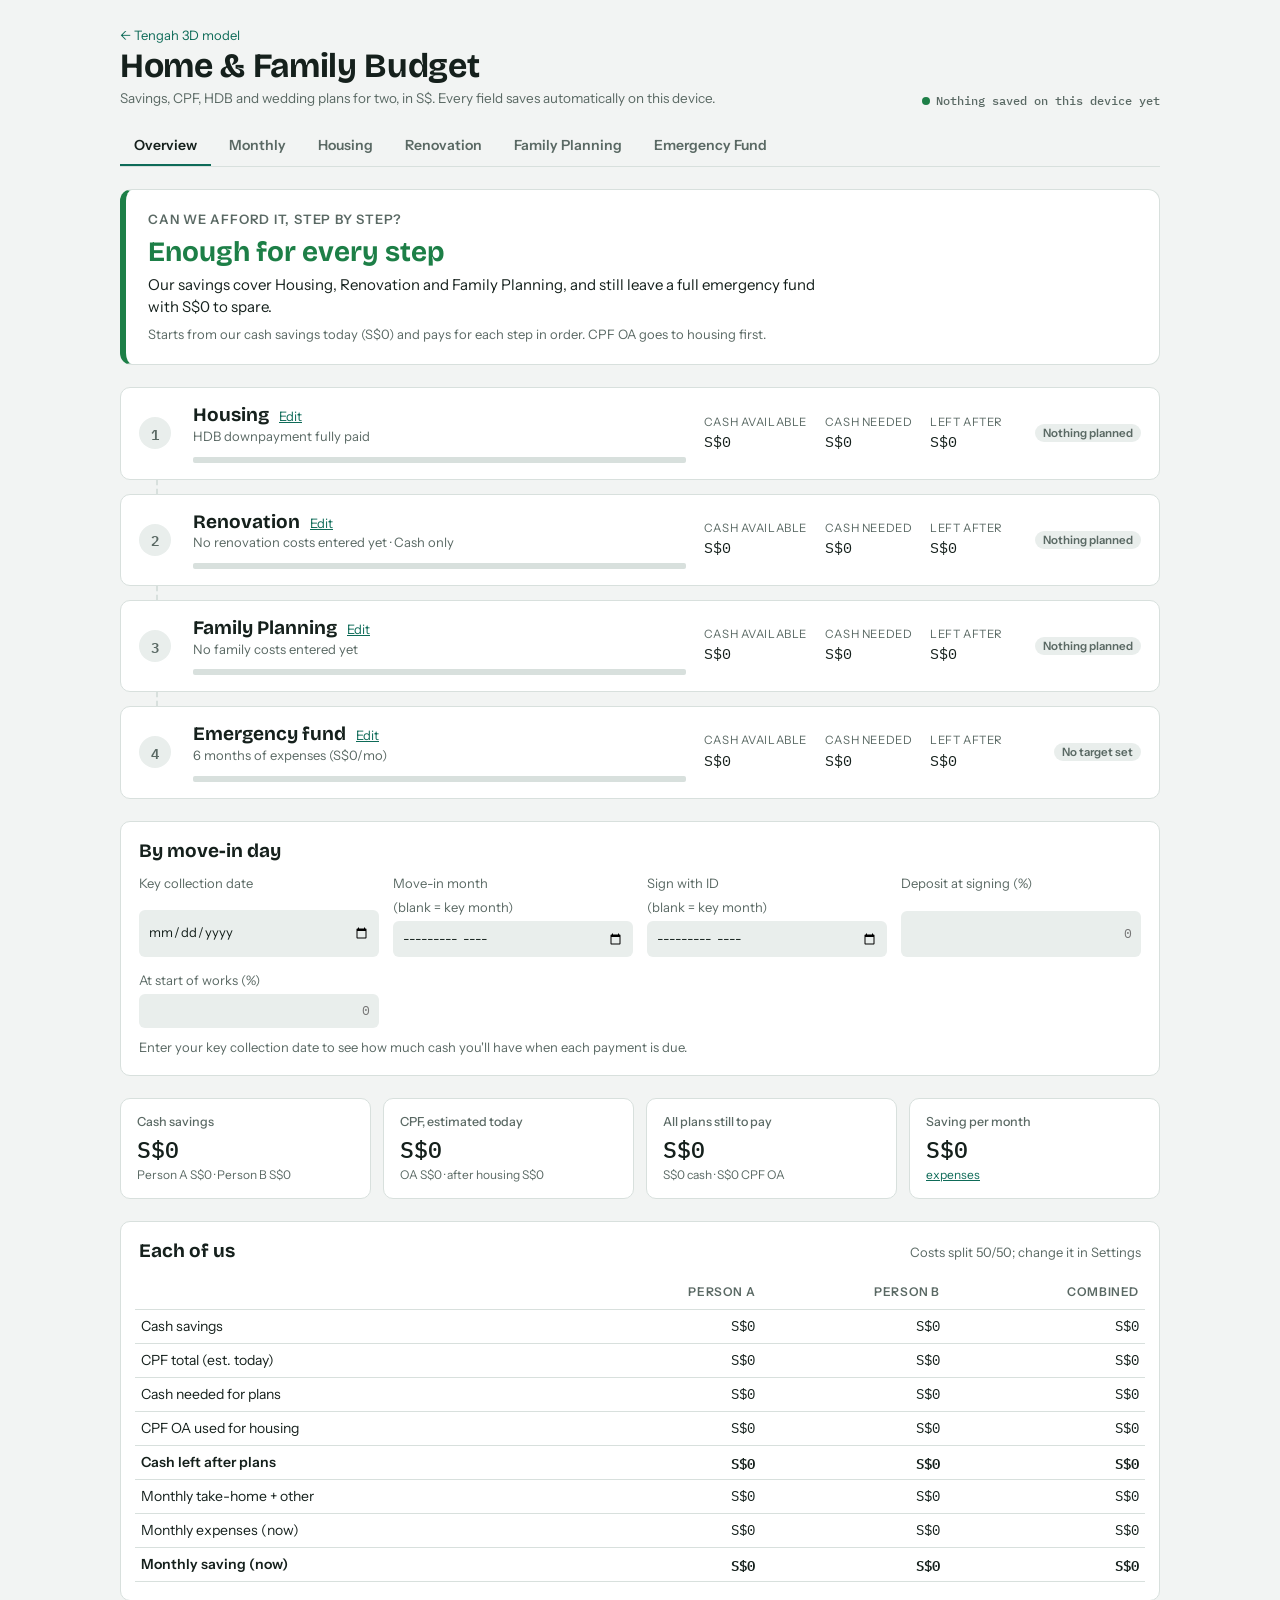
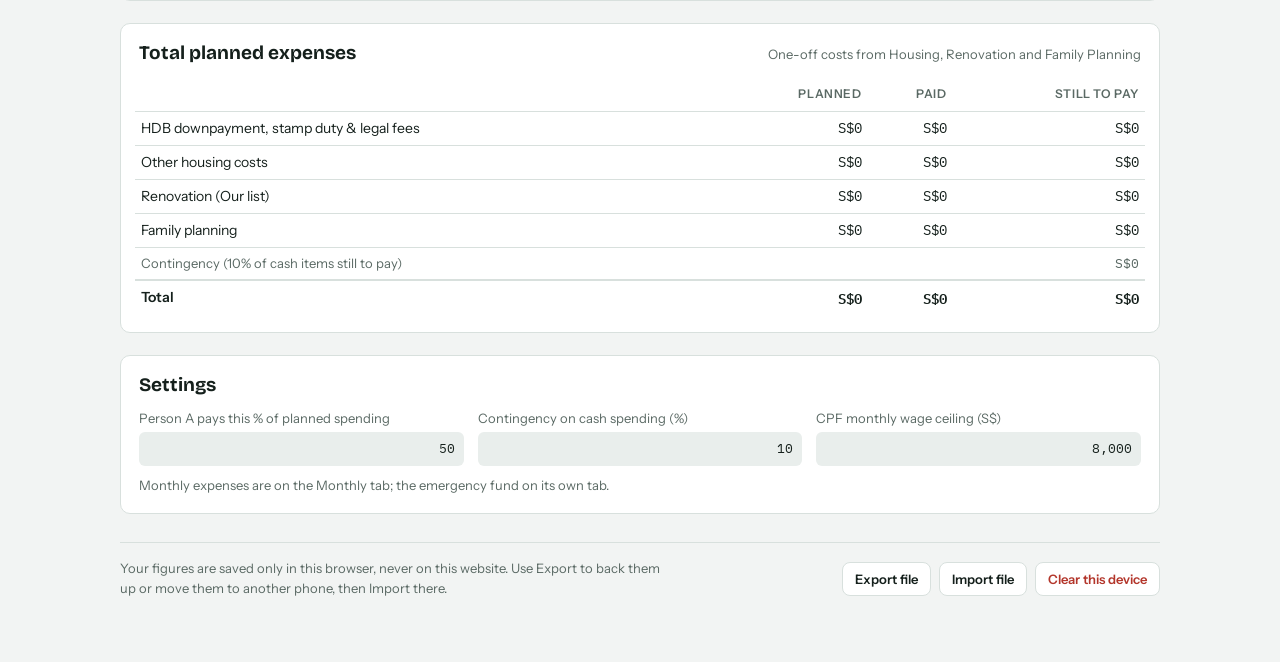
<file: tengah/budget/index.html>
<!doctype html>
<html lang="en">
<head>
<meta charset="utf-8">
<meta name="viewport" content="width=device-width, initial-scale=1, viewport-fit=cover">
<meta name="robots" content="noindex, nofollow">
<title>Tengah Budget · Overview</title>
<link rel="preconnect" href="https://fonts.googleapis.com">
<link rel="preconnect" href="https://fonts.gstatic.com" crossorigin>
<link rel="stylesheet" href="https://fonts.googleapis.com/css2?family=Bricolage+Grotesque:opsz,wght@12..96,500;12..96,700&family=Instrument+Sans:wght@400;500;600&family=IBM+Plex+Mono:wght@400;500&display=swap">
<link rel="stylesheet" href="budget.css">
</head>
<body data-page="overview">
<div class="wrap">
  <header class="top">
    <div>
      <a class="back" href="../index.html">← Tengah 3D model</a>
      <h1>Home &amp; Family Budget</h1>
      <div class="sub">Savings, CPF, HDB and wedding plans for two, in S$. Every field saves automatically on this device.</div>
    </div>
    <div class="save" id="save"><span class="dot"></span><span id="saveText">Loading…</span></div>
  </header>
  <nav class="tabs" aria-label="Budget pages">
    <a id="tab-overview" data-tab="overview" href="index.html" aria-current="page">Overview</a>
    <a id="tab-monthly" data-tab="monthly" href="monthly.html">Monthly</a>
    <a id="tab-housing" data-tab="housing" href="housing.html">Housing</a>
    <a id="tab-reno" data-tab="reno" href="renovation.html"><span class="lg">Renovation</span><span class="sh">Reno</span></a>
    <a id="tab-family" data-tab="family" href="family.html"><span class="lg">Family Planning</span><span class="sh">Family</span></a>
    <a id="tab-emergency" data-tab="emergency" href="emergency.html"><span class="lg">Emergency Fund</span><span class="sh">Emergency</span></a>
  </nav>
  <main id="app"></main>
  <footer class="databar">
    <p>Your figures are saved only in this browser, never on this website. Use Export to back them up or move them to another phone, then Import there.</p>
    <div class="acts">
      <button type="button" id="btnExport">Export file</button>
      <button type="button" id="btnImport">Import file</button>
      <input type="file" id="fileImport" accept="application/json,.json" hidden>
      <button type="button" id="btnClear" class="danger">Clear this device</button>
    </div>
  </footer>
</div>
<script src="budget.js"></script>
</body>
</html>
</file>
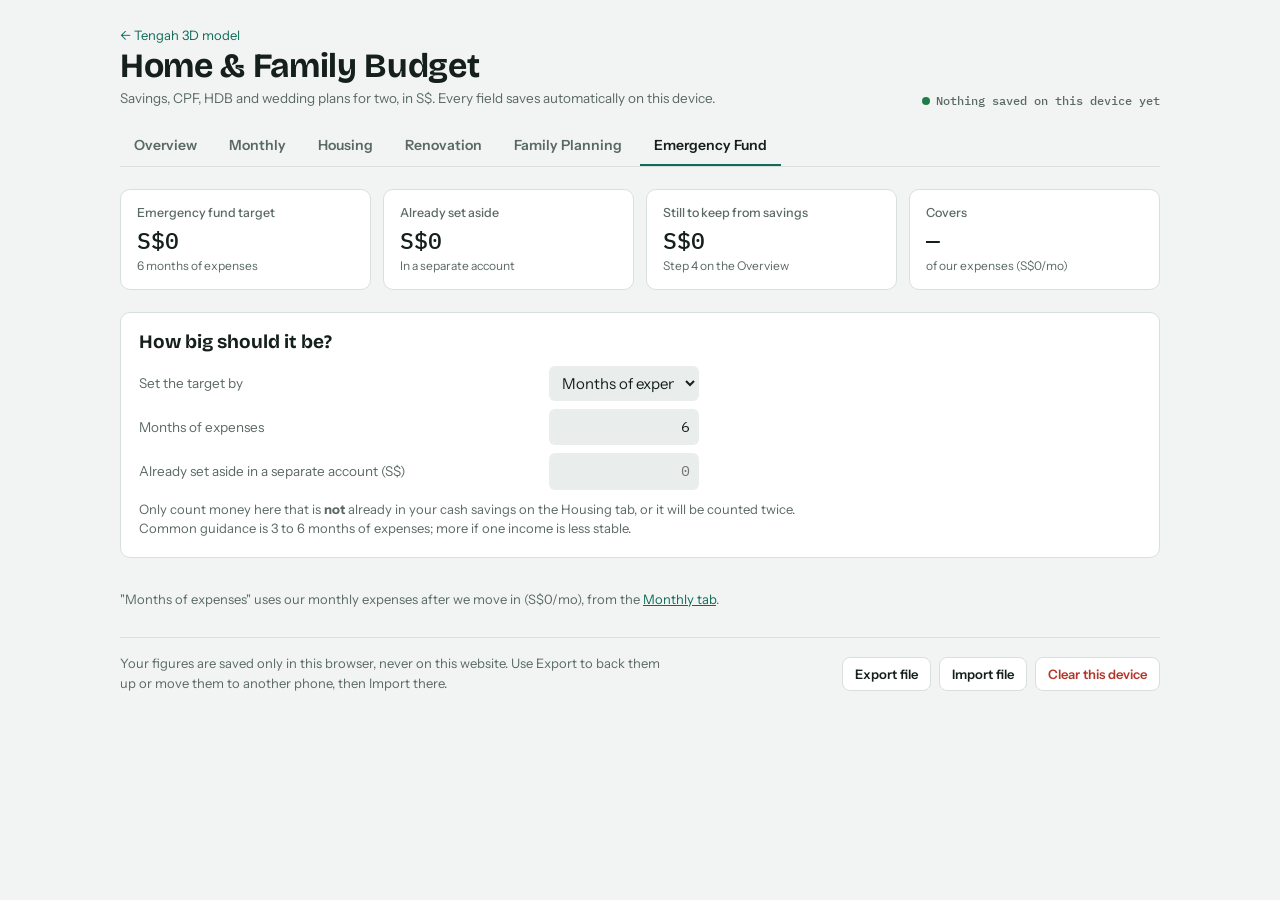
<file: tengah/budget/emergency.html>
<!doctype html>
<html lang="en">
<head>
<meta charset="utf-8">
<meta name="viewport" content="width=device-width, initial-scale=1, viewport-fit=cover">
<meta name="robots" content="noindex, nofollow">
<title>Tengah Budget · Emergency Fund</title>
<link rel="preconnect" href="https://fonts.googleapis.com">
<link rel="preconnect" href="https://fonts.gstatic.com" crossorigin>
<link rel="stylesheet" href="https://fonts.googleapis.com/css2?family=Bricolage+Grotesque:opsz,wght@12..96,500;12..96,700&family=Instrument+Sans:wght@400;500;600&family=IBM+Plex+Mono:wght@400;500&display=swap">
<link rel="stylesheet" href="budget.css">
</head>
<body data-page="emergency">
<div class="wrap">
  <header class="top">
    <div>
      <a class="back" href="../index.html">← Tengah 3D model</a>
      <h1>Home &amp; Family Budget</h1>
      <div class="sub">Savings, CPF, HDB and wedding plans for two, in S$. Every field saves automatically on this device.</div>
    </div>
    <div class="save" id="save"><span class="dot"></span><span id="saveText">Loading…</span></div>
  </header>
  <nav class="tabs" aria-label="Budget pages">
    <a id="tab-overview" data-tab="overview" href="index.html">Overview</a>
    <a id="tab-monthly" data-tab="monthly" href="monthly.html">Monthly</a>
    <a id="tab-housing" data-tab="housing" href="housing.html">Housing</a>
    <a id="tab-reno" data-tab="reno" href="renovation.html"><span class="lg">Renovation</span><span class="sh">Reno</span></a>
    <a id="tab-family" data-tab="family" href="family.html"><span class="lg">Family Planning</span><span class="sh">Family</span></a>
    <a id="tab-emergency" data-tab="emergency" href="emergency.html" aria-current="page"><span class="lg">Emergency Fund</span><span class="sh">Emergency</span></a>
  </nav>
  <main id="app"></main>
  <footer class="databar">
    <p>Your figures are saved only in this browser, never on this website. Use Export to back them up or move them to another phone, then Import there.</p>
    <div class="acts">
      <button type="button" id="btnExport">Export file</button>
      <button type="button" id="btnImport">Import file</button>
      <input type="file" id="fileImport" accept="application/json,.json" hidden>
      <button type="button" id="btnClear" class="danger">Clear this device</button>
    </div>
  </footer>
</div>
<script src="budget.js"></script>
</body>
</html>
</file>
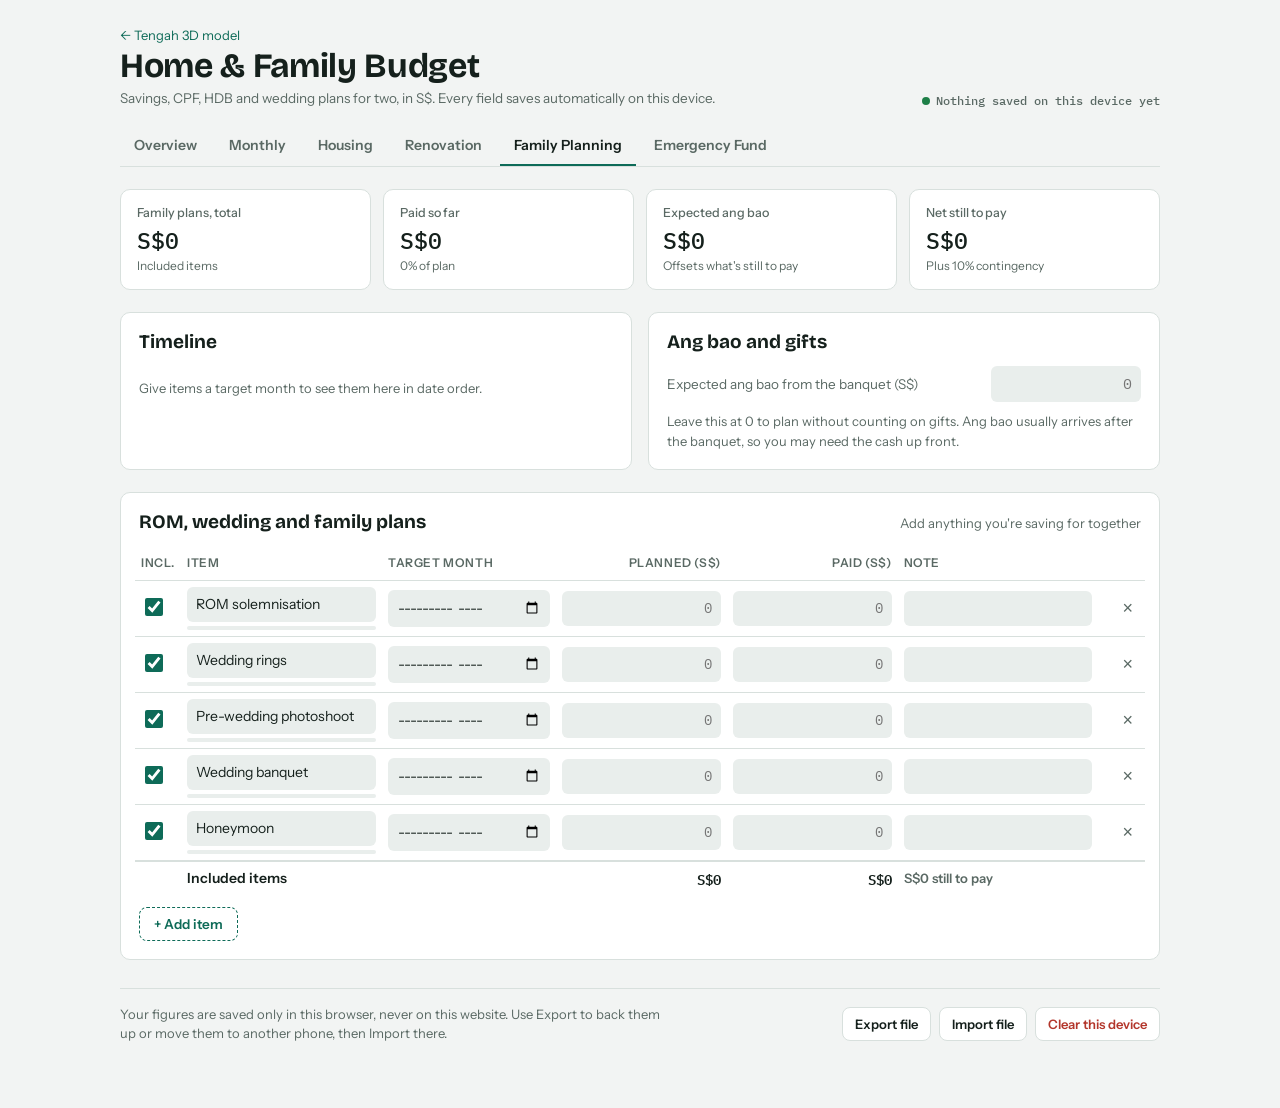
<file: tengah/budget/family.html>
<!doctype html>
<html lang="en">
<head>
<meta charset="utf-8">
<meta name="viewport" content="width=device-width, initial-scale=1, viewport-fit=cover">
<meta name="robots" content="noindex, nofollow">
<title>Tengah Budget · Family Planning</title>
<link rel="preconnect" href="https://fonts.googleapis.com">
<link rel="preconnect" href="https://fonts.gstatic.com" crossorigin>
<link rel="stylesheet" href="https://fonts.googleapis.com/css2?family=Bricolage+Grotesque:opsz,wght@12..96,500;12..96,700&family=Instrument+Sans:wght@400;500;600&family=IBM+Plex+Mono:wght@400;500&display=swap">
<link rel="stylesheet" href="budget.css">
</head>
<body data-page="family">
<div class="wrap">
  <header class="top">
    <div>
      <a class="back" href="../index.html">← Tengah 3D model</a>
      <h1>Home &amp; Family Budget</h1>
      <div class="sub">Savings, CPF, HDB and wedding plans for two, in S$. Every field saves automatically on this device.</div>
    </div>
    <div class="save" id="save"><span class="dot"></span><span id="saveText">Loading…</span></div>
  </header>
  <nav class="tabs" aria-label="Budget pages">
    <a id="tab-overview" data-tab="overview" href="index.html">Overview</a>
    <a id="tab-monthly" data-tab="monthly" href="monthly.html">Monthly</a>
    <a id="tab-housing" data-tab="housing" href="housing.html">Housing</a>
    <a id="tab-reno" data-tab="reno" href="renovation.html"><span class="lg">Renovation</span><span class="sh">Reno</span></a>
    <a id="tab-family" data-tab="family" href="family.html" aria-current="page"><span class="lg">Family Planning</span><span class="sh">Family</span></a>
    <a id="tab-emergency" data-tab="emergency" href="emergency.html"><span class="lg">Emergency Fund</span><span class="sh">Emergency</span></a>
  </nav>
  <main id="app"></main>
  <footer class="databar">
    <p>Your figures are saved only in this browser, never on this website. Use Export to back them up or move them to another phone, then Import there.</p>
    <div class="acts">
      <button type="button" id="btnExport">Export file</button>
      <button type="button" id="btnImport">Import file</button>
      <input type="file" id="fileImport" accept="application/json,.json" hidden>
      <button type="button" id="btnClear" class="danger">Clear this device</button>
    </div>
  </footer>
</div>
<script src="budget.js"></script>
</body>
</html>
</file>
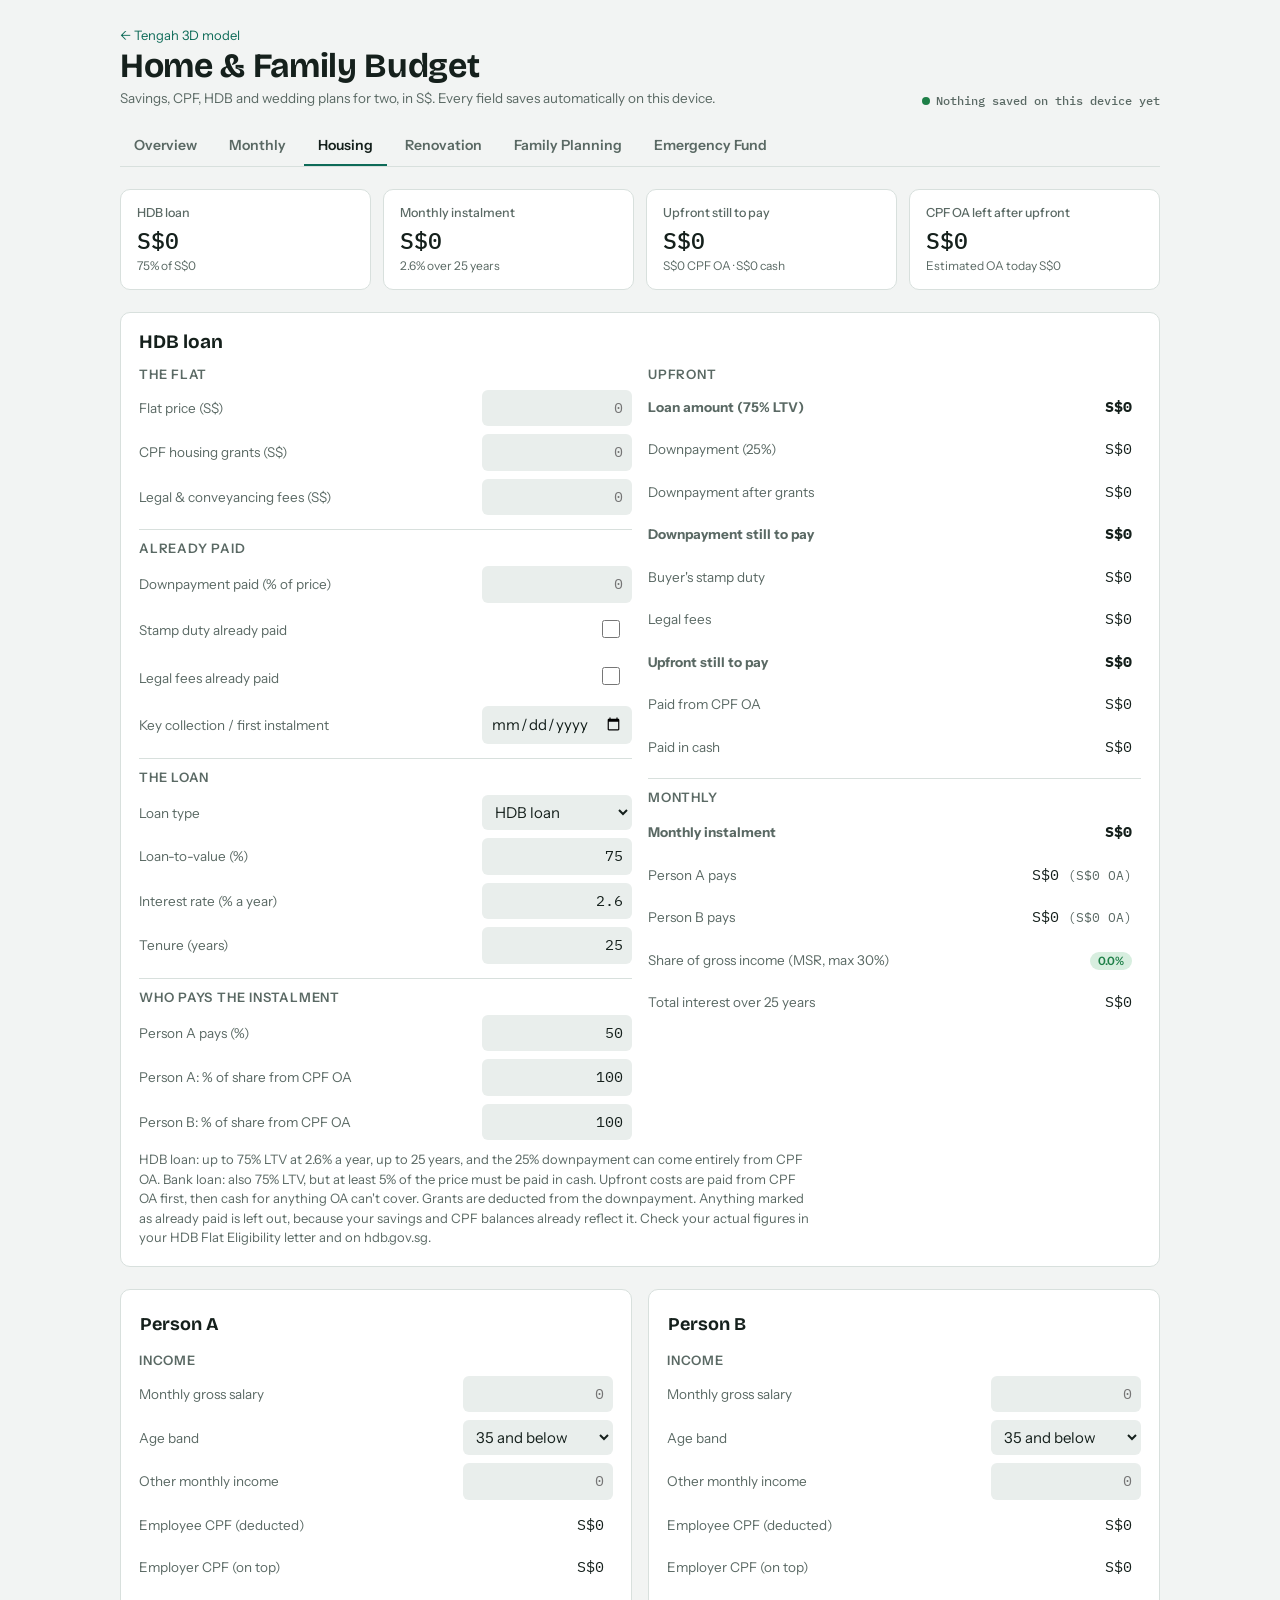
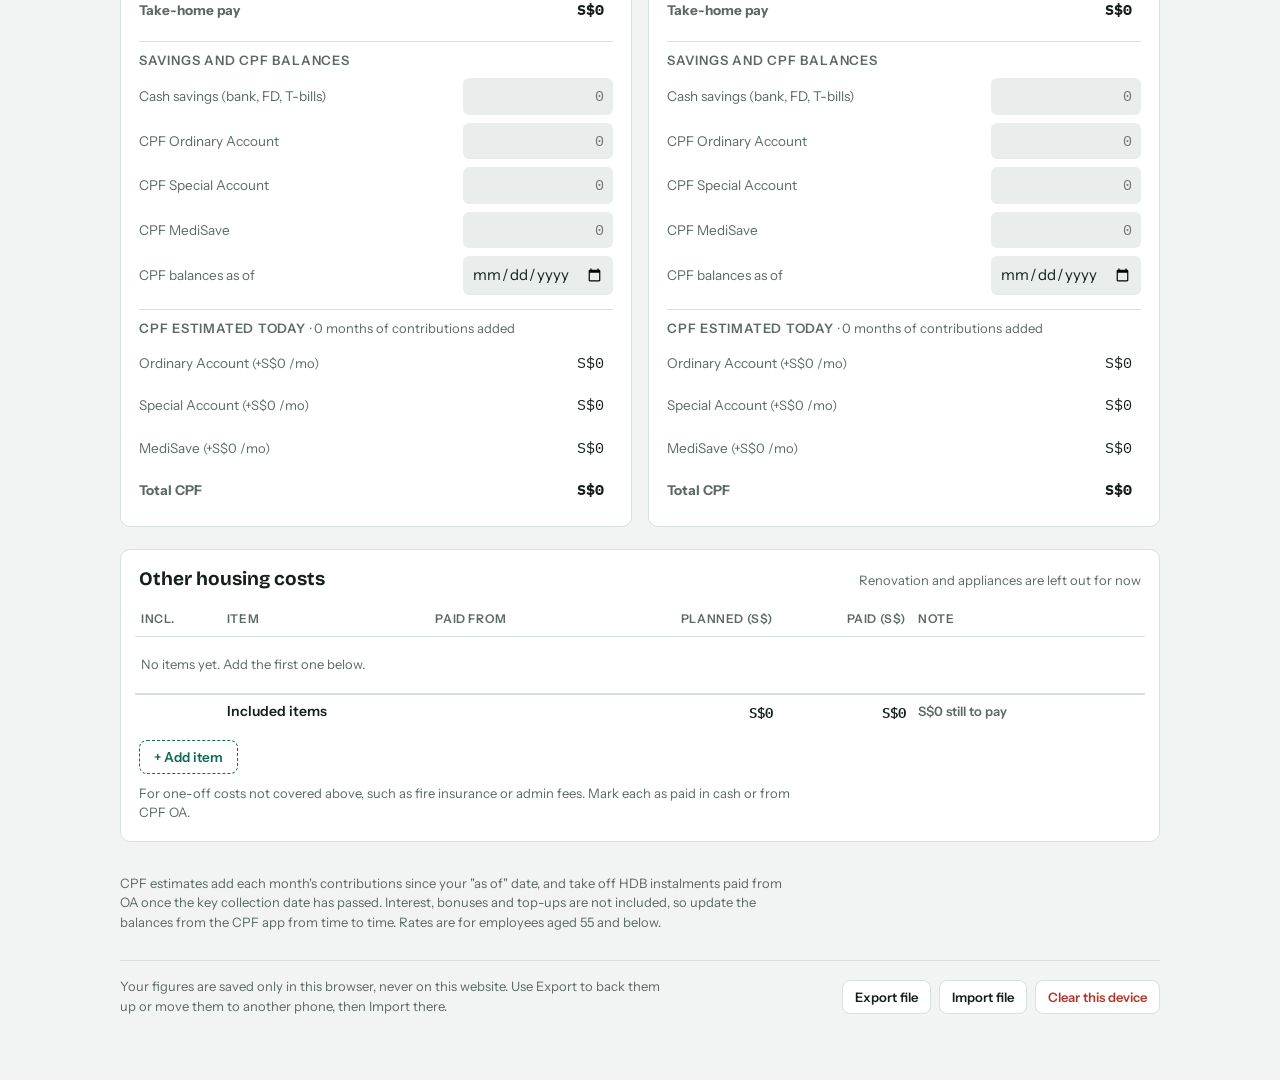
<file: tengah/budget/housing.html>
<!doctype html>
<html lang="en">
<head>
<meta charset="utf-8">
<meta name="viewport" content="width=device-width, initial-scale=1, viewport-fit=cover">
<meta name="robots" content="noindex, nofollow">
<title>Tengah Budget · Housing</title>
<link rel="preconnect" href="https://fonts.googleapis.com">
<link rel="preconnect" href="https://fonts.gstatic.com" crossorigin>
<link rel="stylesheet" href="https://fonts.googleapis.com/css2?family=Bricolage+Grotesque:opsz,wght@12..96,500;12..96,700&family=Instrument+Sans:wght@400;500;600&family=IBM+Plex+Mono:wght@400;500&display=swap">
<link rel="stylesheet" href="budget.css">
</head>
<body data-page="housing">
<div class="wrap">
  <header class="top">
    <div>
      <a class="back" href="../index.html">← Tengah 3D model</a>
      <h1>Home &amp; Family Budget</h1>
      <div class="sub">Savings, CPF, HDB and wedding plans for two, in S$. Every field saves automatically on this device.</div>
    </div>
    <div class="save" id="save"><span class="dot"></span><span id="saveText">Loading…</span></div>
  </header>
  <nav class="tabs" aria-label="Budget pages">
    <a id="tab-overview" data-tab="overview" href="index.html">Overview</a>
    <a id="tab-monthly" data-tab="monthly" href="monthly.html">Monthly</a>
    <a id="tab-housing" data-tab="housing" href="housing.html" aria-current="page">Housing</a>
    <a id="tab-reno" data-tab="reno" href="renovation.html"><span class="lg">Renovation</span><span class="sh">Reno</span></a>
    <a id="tab-family" data-tab="family" href="family.html"><span class="lg">Family Planning</span><span class="sh">Family</span></a>
    <a id="tab-emergency" data-tab="emergency" href="emergency.html"><span class="lg">Emergency Fund</span><span class="sh">Emergency</span></a>
  </nav>
  <main id="app"></main>
  <footer class="databar">
    <p>Your figures are saved only in this browser, never on this website. Use Export to back them up or move them to another phone, then Import there.</p>
    <div class="acts">
      <button type="button" id="btnExport">Export file</button>
      <button type="button" id="btnImport">Import file</button>
      <input type="file" id="fileImport" accept="application/json,.json" hidden>
      <button type="button" id="btnClear" class="danger">Clear this device</button>
    </div>
  </footer>
</div>
<script src="budget.js"></script>
</body>
</html>
</file>
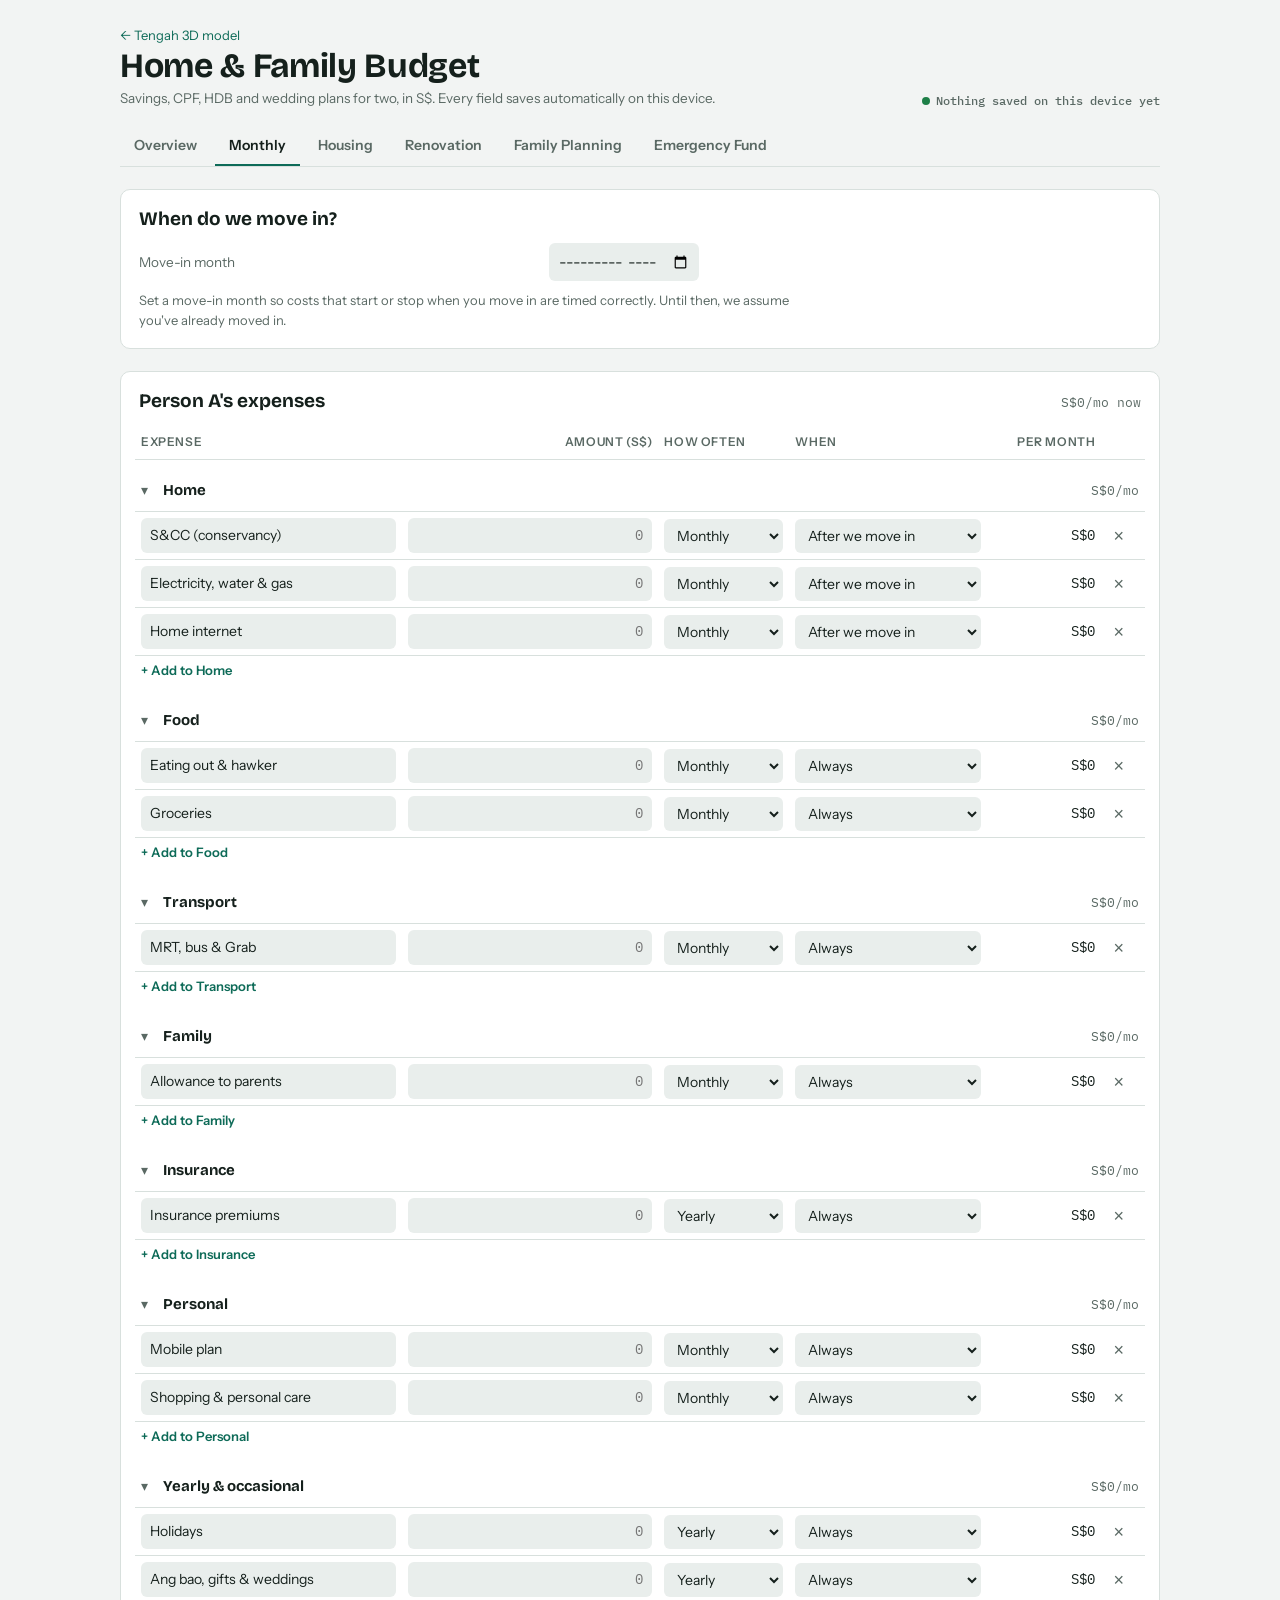
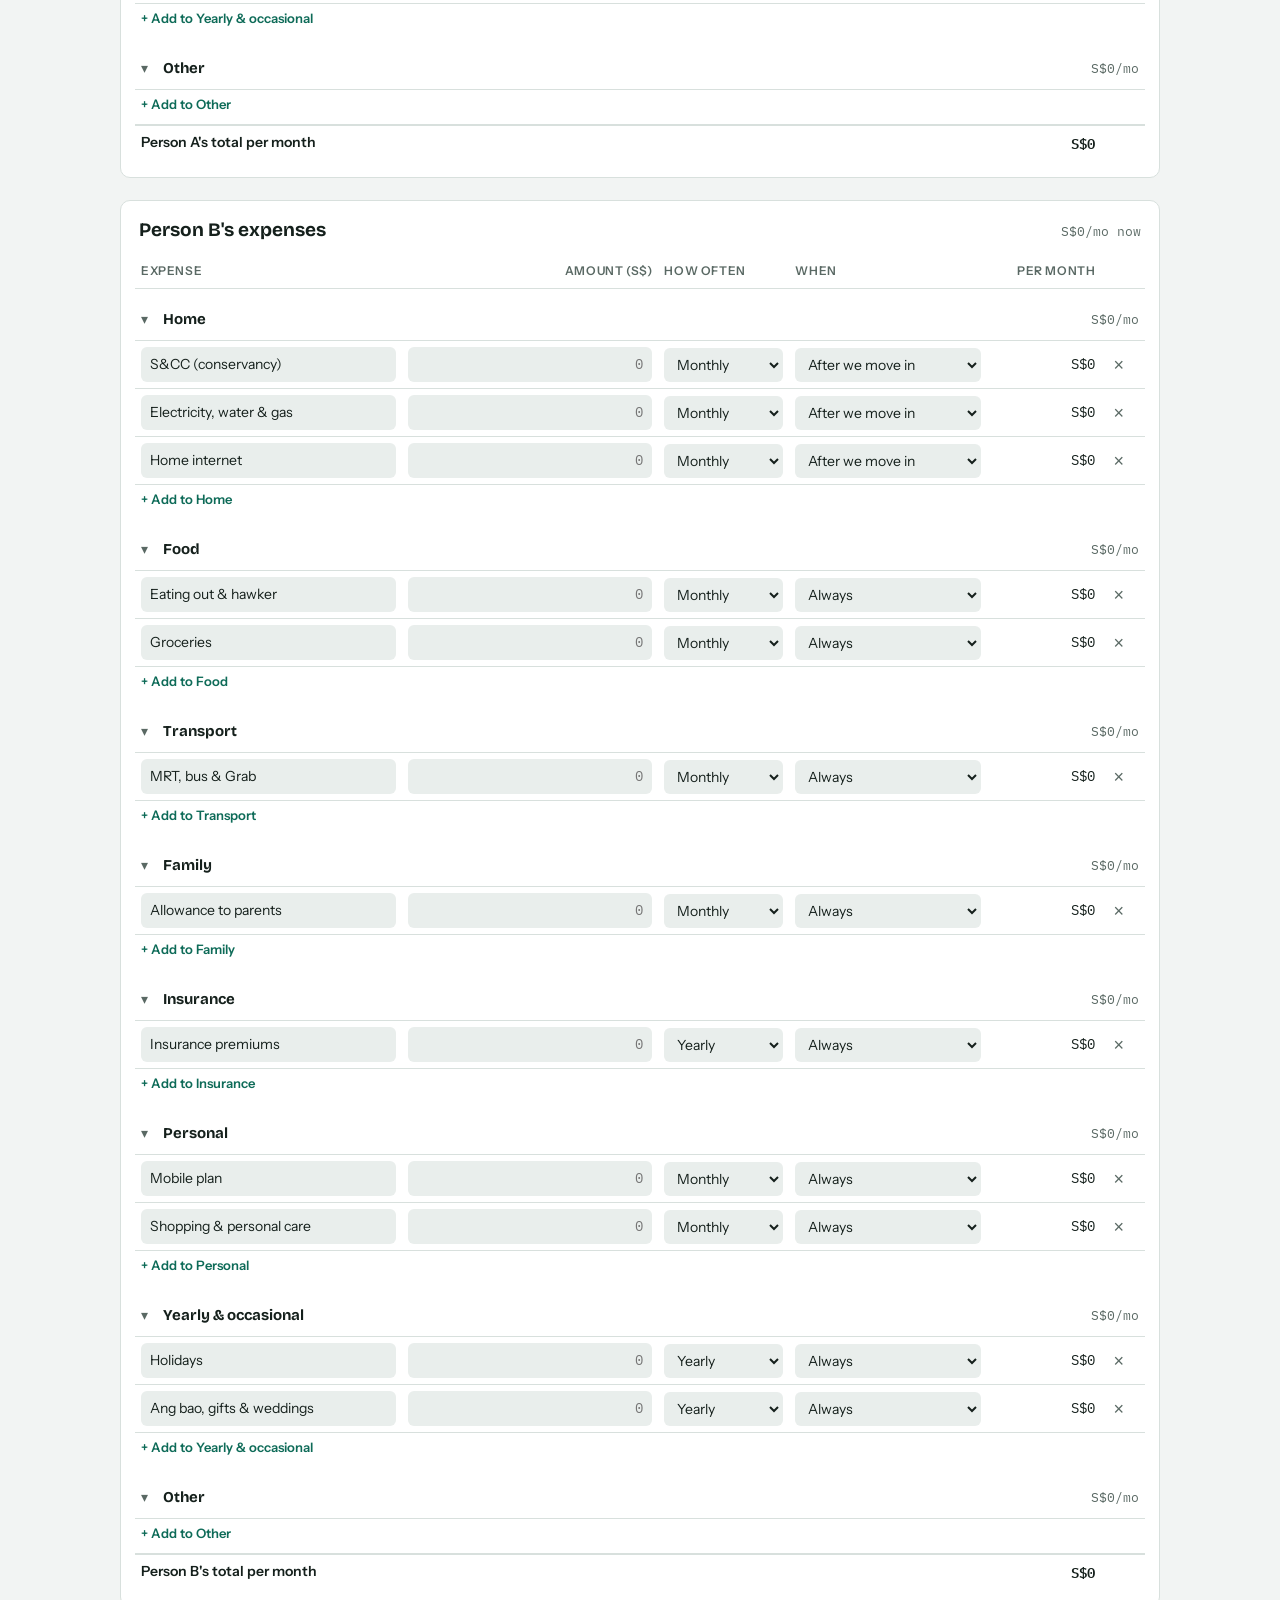
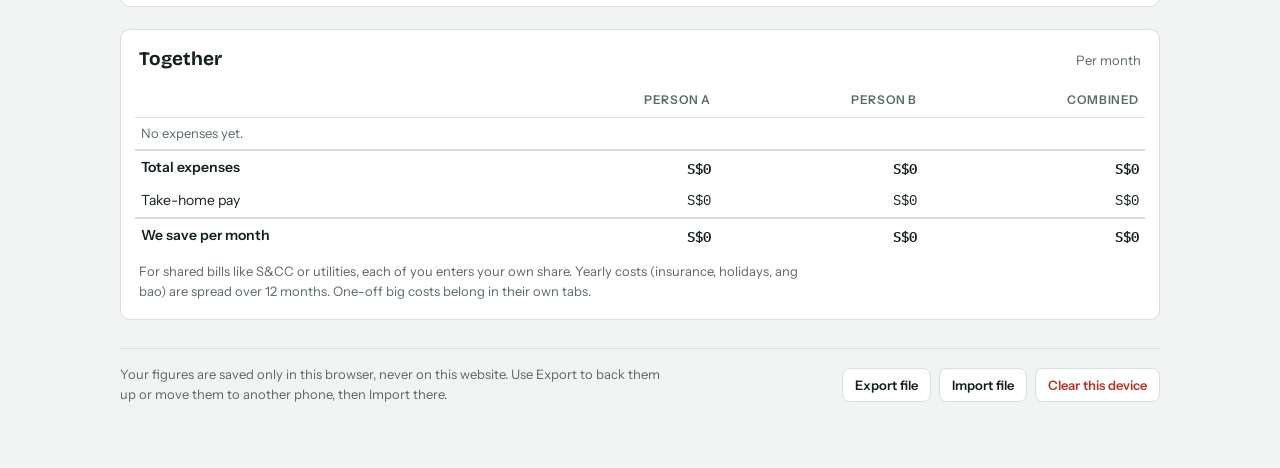
<file: tengah/budget/monthly.html>
<!doctype html>
<html lang="en">
<head>
<meta charset="utf-8">
<meta name="viewport" content="width=device-width, initial-scale=1, viewport-fit=cover">
<meta name="robots" content="noindex, nofollow">
<title>Tengah Budget · Monthly</title>
<link rel="preconnect" href="https://fonts.googleapis.com">
<link rel="preconnect" href="https://fonts.gstatic.com" crossorigin>
<link rel="stylesheet" href="https://fonts.googleapis.com/css2?family=Bricolage+Grotesque:opsz,wght@12..96,500;12..96,700&family=Instrument+Sans:wght@400;500;600&family=IBM+Plex+Mono:wght@400;500&display=swap">
<link rel="stylesheet" href="budget.css">
</head>
<body data-page="monthly">
<div class="wrap">
  <header class="top">
    <div>
      <a class="back" href="../index.html">← Tengah 3D model</a>
      <h1>Home &amp; Family Budget</h1>
      <div class="sub">Savings, CPF, HDB and wedding plans for two, in S$. Every field saves automatically on this device.</div>
    </div>
    <div class="save" id="save"><span class="dot"></span><span id="saveText">Loading…</span></div>
  </header>
  <nav class="tabs" aria-label="Budget pages">
    <a id="tab-overview" data-tab="overview" href="index.html">Overview</a>
    <a id="tab-monthly" data-tab="monthly" href="monthly.html" aria-current="page">Monthly</a>
    <a id="tab-housing" data-tab="housing" href="housing.html">Housing</a>
    <a id="tab-reno" data-tab="reno" href="renovation.html"><span class="lg">Renovation</span><span class="sh">Reno</span></a>
    <a id="tab-family" data-tab="family" href="family.html"><span class="lg">Family Planning</span><span class="sh">Family</span></a>
    <a id="tab-emergency" data-tab="emergency" href="emergency.html"><span class="lg">Emergency Fund</span><span class="sh">Emergency</span></a>
  </nav>
  <main id="app"></main>
  <footer class="databar">
    <p>Your figures are saved only in this browser, never on this website. Use Export to back them up or move them to another phone, then Import there.</p>
    <div class="acts">
      <button type="button" id="btnExport">Export file</button>
      <button type="button" id="btnImport">Import file</button>
      <input type="file" id="fileImport" accept="application/json,.json" hidden>
      <button type="button" id="btnClear" class="danger">Clear this device</button>
    </div>
  </footer>
</div>
<script src="budget.js"></script>
</body>
</html>
</file>
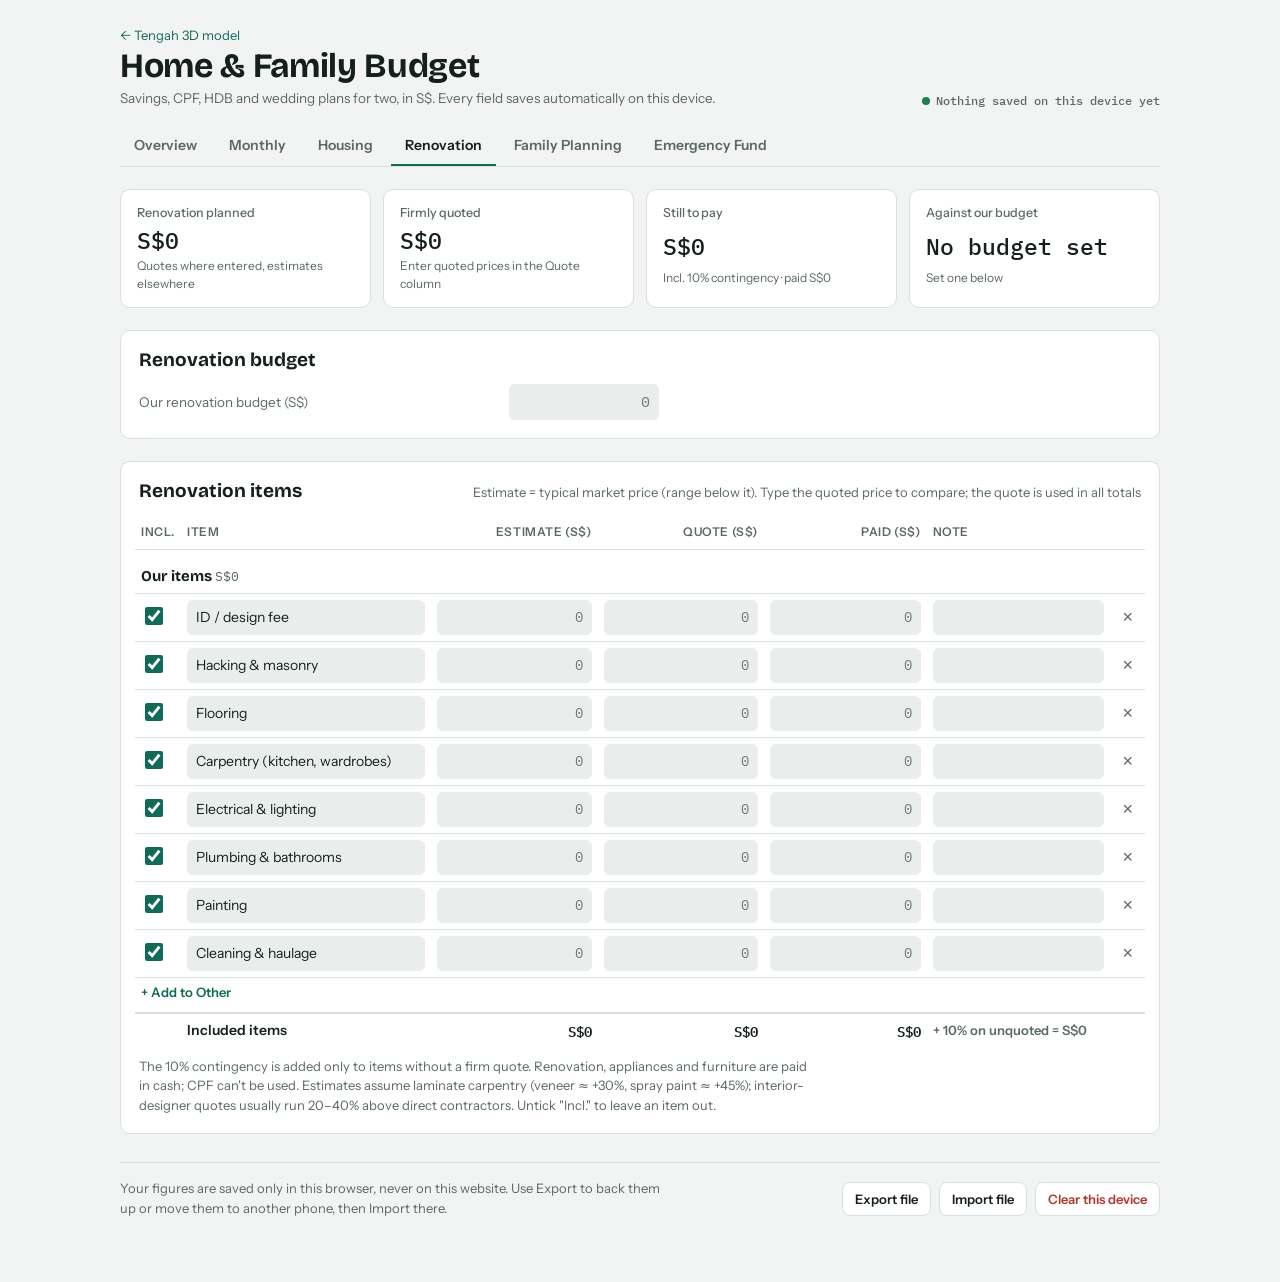
<file: tengah/budget/renovation.html>
<!doctype html>
<html lang="en">
<head>
<meta charset="utf-8">
<meta name="viewport" content="width=device-width, initial-scale=1, viewport-fit=cover">
<meta name="robots" content="noindex, nofollow">
<title>Tengah Budget · Renovation</title>
<link rel="preconnect" href="https://fonts.googleapis.com">
<link rel="preconnect" href="https://fonts.gstatic.com" crossorigin>
<link rel="stylesheet" href="https://fonts.googleapis.com/css2?family=Bricolage+Grotesque:opsz,wght@12..96,500;12..96,700&family=Instrument+Sans:wght@400;500;600&family=IBM+Plex+Mono:wght@400;500&display=swap">
<link rel="stylesheet" href="budget.css">
</head>
<body data-page="reno">
<div class="wrap">
  <header class="top">
    <div>
      <a class="back" href="../index.html">← Tengah 3D model</a>
      <h1>Home &amp; Family Budget</h1>
      <div class="sub">Savings, CPF, HDB and wedding plans for two, in S$. Every field saves automatically on this device.</div>
    </div>
    <div class="save" id="save"><span class="dot"></span><span id="saveText">Loading…</span></div>
  </header>
  <nav class="tabs" aria-label="Budget pages">
    <a id="tab-overview" data-tab="overview" href="index.html">Overview</a>
    <a id="tab-monthly" data-tab="monthly" href="monthly.html">Monthly</a>
    <a id="tab-housing" data-tab="housing" href="housing.html">Housing</a>
    <a id="tab-reno" data-tab="reno" href="renovation.html" aria-current="page"><span class="lg">Renovation</span><span class="sh">Reno</span></a>
    <a id="tab-family" data-tab="family" href="family.html"><span class="lg">Family Planning</span><span class="sh">Family</span></a>
    <a id="tab-emergency" data-tab="emergency" href="emergency.html"><span class="lg">Emergency Fund</span><span class="sh">Emergency</span></a>
  </nav>
  <main id="app"></main>
  <footer class="databar">
    <p>Your figures are saved only in this browser, never on this website. Use Export to back them up or move them to another phone, then Import there.</p>
    <div class="acts">
      <button type="button" id="btnExport">Export file</button>
      <button type="button" id="btnImport">Import file</button>
      <input type="file" id="fileImport" accept="application/json,.json" hidden>
      <button type="button" id="btnClear" class="danger">Clear this device</button>
    </div>
  </footer>
</div>
<script src="budget.js"></script>
</body>
</html>
</file>
<file: tengah/budget/budget.css>
/* Layout: one column dashboard, tab bar for Overview / Housing / Family Planning; summary first, editable tables below */
:root{
  --bg:#F2F4F3; --surface:#FFFFFF; --sunk:#E9EEEC; --ink:#15201C; --muted:#5A6964; --line:#D8E0DD;
  --accent:#0E6B58; --accent-soft:#D5EBE5; --cpf:#3556A6; --cpf-soft:#DCE4F6; --fam:#A63E66; --fam-soft:#F4DCE6;
  --cont:#8A7A3A; --emerg:#7E8D88;
  --good:#1D7F47; --good-soft:#D7EEDF; --warn:#A8690F; --warn-soft:#F7E8CC; --bad:#B3362B; --bad-soft:#F6DAD6;
  --ex:#8A5A00; --ex-soft:#FFF1CC;
  --f-display:"Bricolage Grotesque", "Segoe UI", system-ui, sans-serif;
  --f-body:"Instrument Sans", "Segoe UI", system-ui, sans-serif;
  --f-num:"IBM Plex Mono", ui-monospace, "SF Mono", Menlo, monospace;
}
@media (prefers-color-scheme: dark){:root:not([data-theme="light"]){
  --bg:#0E1412; --surface:#151D1A; --sunk:#1B2522; --ink:#E5ECE9; --muted:#93A39D; --line:#26322E;
  --accent:#43C2A3; --accent-soft:#163A32; --cpf:#8EA6EE; --cpf-soft:#1D2742; --fam:#E57EA4; --fam-soft:#3A1F2B;
  --cont:#CDB867; --emerg:#6F7F79;
  --good:#5AD08B; --good-soft:#163323; --warn:#E6AE52; --warn-soft:#3A2C12; --bad:#F07C70; --bad-soft:#3D1D1A;
  --ex:#F0C25A; --ex-soft:#33290F; color-scheme:dark }}
:root[data-theme="dark"]{
  --bg:#0E1412; --surface:#151D1A; --sunk:#1B2522; --ink:#E5ECE9; --muted:#93A39D; --line:#26322E;
  --accent:#43C2A3; --accent-soft:#163A32; --cpf:#8EA6EE; --cpf-soft:#1D2742; --fam:#E57EA4; --fam-soft:#3A1F2B;
  --cont:#CDB867; --emerg:#6F7F79;
  --good:#5AD08B; --good-soft:#163323; --warn:#E6AE52; --warn-soft:#3A2C12; --bad:#F07C70; --bad-soft:#3D1D1A;
  --ex:#F0C25A; --ex-soft:#33290F; color-scheme:dark }
*{box-sizing:border-box}
body{background:var(--bg);color:var(--ink);font:15px/1.5 var(--f-body);margin:0}
.wrap{max-width:1080px;margin:0 auto;padding-inline:20px;padding-block:24px 64px}
header.top{display:flex;flex-wrap:wrap;align-items:flex-end;justify-content:space-between;gap:12px 24px;margin-bottom:18px}
h1{font:700 clamp(26px,4vw,34px)/1.1 var(--f-display);margin:0;letter-spacing:-.01em;text-wrap:balance}
.sub{color:var(--muted);font-size:13.5px;margin-top:4px}
.save{font:500 12px var(--f-num);color:var(--muted);display:flex;align-items:center;gap:6px;white-space:nowrap}
.dot{width:8px;height:8px;border-radius:50%;background:var(--muted)}
.save.ok .dot{background:var(--good)} .save.busy .dot{background:var(--warn)} .save.off .dot{background:var(--bad)}
nav.tabs{display:flex;gap:4px;border-bottom:1px solid var(--line);margin-bottom:22px;overflow-x:auto}
nav.tabs button{font:600 14px var(--f-body);color:var(--muted);background:none;border:0;border-bottom:2px solid transparent;padding:10px 14px;cursor:pointer;white-space:nowrap}
nav.tabs .sh{display:none}
@media (max-width:640px){nav.tabs{gap:0;scrollbar-width:none}nav.tabs::-webkit-scrollbar{display:none}nav.tabs button{font-size:13px;padding:10px 9px}nav.tabs .lg{display:none}nav.tabs .sh{display:inline}}
nav.tabs button[aria-selected="true"]{color:var(--ink);border-bottom-color:var(--accent)}
nav.tabs button:focus-visible{outline:2px solid var(--accent);outline-offset:-2px}
section.panel{display:grid;gap:22px;grid-template-columns:minmax(0,1fr)}
h2{font:700 19px/1.2 var(--f-display);margin:0}
h3{font:600 13px var(--f-body);text-transform:uppercase;letter-spacing:.06em;color:var(--muted);margin:0}
.card{background:var(--surface);border:1px solid var(--line);border-radius:10px;padding:18px}
.card > header{display:flex;flex-wrap:wrap;justify-content:space-between;align-items:baseline;gap:6px 16px;margin-bottom:12px}
.hint{color:var(--muted);font-size:13px}
.num{font-family:var(--f-num);font-variant-numeric:tabular-nums}
.banner{display:flex;gap:10px;align-items:flex-start;background:var(--ex-soft);color:var(--ex);border-radius:8px;padding:10px 14px;font-size:13.5px}
.banner b{font-weight:600}
.verdict{border-radius:12px;padding:20px 22px;display:grid;gap:6px;border:1px solid var(--line);background:var(--surface);border-left-width:6px}
.verdict.good{border-left-color:var(--good)} .verdict.warn{border-left-color:var(--warn)} .verdict.bad{border-left-color:var(--bad)}
.verdict .q{font-size:13px;color:var(--muted);text-transform:uppercase;letter-spacing:.06em;font-weight:600}
.verdict .a{font:700 clamp(22px,3.4vw,28px)/1.15 var(--f-display);text-wrap:balance}
.verdict.good .a{color:var(--good)} .verdict.warn .a{color:var(--warn)} .verdict.bad .a{color:var(--bad)}
.verdict p{margin:0;max-width:70ch}
.kpis{display:grid;grid-template-columns:repeat(4,minmax(0,1fr));gap:12px}
@media (max-width:820px){.kpis{grid-template-columns:repeat(2,minmax(0,1fr))}}
.kpi{background:var(--surface);border:1px solid var(--line);border-radius:10px;padding:14px 16px;display:grid;gap:2px;min-width:0}
.kpi .l{font-size:12.5px;color:var(--muted);font-weight:500}
.kpi .v{font:500 clamp(18px,2.6vw,23px) var(--f-num);font-variant-numeric:tabular-nums;overflow-wrap:anywhere}
.kpi .s{font-size:12px;color:var(--muted)}
.bar{display:flex;height:30px;border-radius:6px;overflow:hidden;background:var(--sunk);position:relative}
.bar span{height:100%;min-width:0}
.marker{position:absolute;top:-6px;bottom:-6px;width:2px;background:var(--ink)}
.legend{display:flex;flex-wrap:wrap;gap:6px 18px;margin-top:12px;font-size:13px}
.legend i{display:inline-block;width:10px;height:10px;border-radius:2px;margin-right:6px;vertical-align:-1px}
.legend .num{color:var(--muted);margin-left:4px}
.tablebox{overflow-x:auto;margin-inline:-4px}
table{width:100%;border-collapse:collapse;font-size:14px}
th{text-align:left;font-weight:600;font-size:12px;color:var(--muted);text-transform:uppercase;letter-spacing:.05em;padding:8px 6px;border-bottom:1px solid var(--line);white-space:nowrap}
td{padding:6px;border-bottom:1px solid var(--line);vertical-align:middle}
tr.total td{font-weight:600;border-bottom:0;border-top:2px solid var(--line)}
td.r,th.r{text-align:right}
tr.sub td{color:var(--muted);font-size:13px}
input,select{font:inherit;color:var(--ink);background:var(--sunk);border:1px solid transparent;border-radius:6px;padding:6px 8px;width:100%;min-width:0}
input:hover,select:hover{border-color:var(--line)}
input:focus,select:focus{outline:none;border-color:var(--accent);background:var(--surface)}
input.n{font-family:var(--f-num);text-align:right;font-variant-numeric:tabular-nums}
input[type=checkbox]{width:18px;height:18px;accent-color:var(--accent);padding:0}
input:disabled,select:disabled{opacity:.7}
.chip{display:inline-block;font:600 11.5px var(--f-body);padding:2px 8px;border-radius:999px;white-space:nowrap}
.chip.good{background:var(--good-soft);color:var(--good)} .chip.warn{background:var(--warn-soft);color:var(--warn)} .chip.bad{background:var(--bad-soft);color:var(--bad)}
.chip.ex{background:var(--ex-soft);color:var(--ex)} .chip.cpf{background:var(--cpf-soft);color:var(--cpf)} .chip.cash{background:var(--accent-soft);color:var(--accent)}
.btn{font:600 13.5px var(--f-body);background:none;color:var(--accent);border:1px dashed var(--accent);border-radius:8px;padding:8px 14px;cursor:pointer}
.btn:hover{background:var(--accent-soft)}
.x{background:none;border:0;color:var(--muted);font-size:18px;line-height:1;cursor:pointer;padding:4px 6px;border-radius:4px}
.x:hover{color:var(--bad);background:var(--bad-soft)}
.btn:focus-visible,.x:focus-visible{outline:2px solid var(--accent);outline-offset:2px}
.prog{height:4px;background:var(--sunk);border-radius:2px;overflow:hidden;margin-top:4px}
.prog span{display:block;height:100%;background:var(--accent)}
.prog.f span{background:var(--fam)}
.people{display:grid;grid-template-columns:repeat(2,minmax(0,1fr));gap:16px}
@media (max-width:760px){.people{grid-template-columns:1fr}}
.form{display:grid;grid-template-columns:minmax(0,1fr) minmax(0,150px);gap:8px 12px;align-items:center}
.form label{font-size:13.5px;color:var(--muted)}
.form .out{text-align:right;padding:6px 9px}
.form .sep{grid-column:1/-1;border-top:1px solid var(--line);margin:6px 0 2px;padding-top:10px}
.pname input{font:700 18px var(--f-display);background:transparent;padding:4px 6px;margin-left:-6px}
.two{display:grid;grid-template-columns:minmax(0,1fr) minmax(0,1fr);gap:16px}
@media (max-width:760px){.two{grid-template-columns:1fr}}
.settings{display:grid;grid-template-columns:repeat(auto-fit,minmax(200px,1fr));gap:14px}
.settings label{display:grid;gap:4px;font-size:13px;color:var(--muted)}
.note{font-size:13px;color:var(--muted);margin:10px 0 0;max-width:75ch}
.timeline{display:grid;gap:8px}
.stages{list-style:none;margin:0;padding:0;display:grid;gap:0;position:relative}
.stage{display:grid;grid-template-columns:36px minmax(0,1fr) minmax(0,auto) 120px;gap:8px 18px;align-items:center;background:var(--surface);border:1px solid var(--line);border-radius:10px;padding:16px 18px;position:relative}
.stage + .stage{margin-top:14px}
.stage + .stage::before{content:"";position:absolute;left:35px;top:-15px;height:14px;border-left:2px dashed var(--line)}
.step{width:32px;height:32px;border-radius:50%;display:grid;place-items:center;font:600 14px var(--f-num);background:var(--sunk);color:var(--muted)}
.stage.good .step{background:var(--good-soft);color:var(--good)} .stage.warn .step{background:var(--warn-soft);color:var(--warn)} .stage.bad .step{background:var(--bad-soft);color:var(--bad)}
.stage.good{border-left:4px solid var(--good)} .stage.warn{border-left:4px solid var(--warn)} .stage.bad{border-left:4px solid var(--bad)}
.stitle{display:flex;gap:10px;align-items:baseline}
.sbody{min-width:0}
.sfig{display:grid;grid-template-columns:repeat(3,auto);gap:4px 18px;margin:0}
.sfig dt{font-size:11.5px;color:var(--muted);text-transform:uppercase;letter-spacing:.05em}
.sfig dd{margin:0;font-size:15px;white-space:nowrap}
.sstat{text-align:right;display:grid;gap:4px;justify-items:end}
.chip:not(.good):not(.warn):not(.bad):not(.ex):not(.cpf):not(.cash){background:var(--sunk);color:var(--muted)}
@media (max-width:860px){.stage{grid-template-columns:36px minmax(0,1fr)}.sfig,.sstat{grid-column:2}.sstat{text-align:left;justify-items:start}.sfig{grid-template-columns:repeat(3,minmax(0,1fr))}.sfig dd{white-space:normal}}
.tl{display:grid;grid-template-columns:90px minmax(0,1fr) auto;gap:12px;align-items:center;font-size:14px}
.tl .d{font:500 12.5px var(--f-num);color:var(--muted)}
.namecell{min-width:180px}
button.chip{border:0;cursor:pointer;font-family:var(--f-body)}
tr.cat td{padding:16px 6px 6px;border-bottom:1px solid var(--line)}
tr.cat .catname{font:700 15px var(--f-display);color:var(--ink)}
.cattog{display:flex;gap:10px;align-items:baseline;width:100%;background:none;border:0;padding:4px 0;cursor:pointer;text-align:left;font:inherit;color:inherit}
.cattog .caret{color:var(--muted);width:12px}
.cattog .hint:last-child{margin-left:auto}
.cattog:focus-visible{outline:2px solid var(--accent);outline-offset:2px}
a[data-go]{color:var(--accent)}
tr.addrow td{border-bottom:0;padding:2px 6px 8px}
.rng{font-size:11px;margin-top:3px;text-align:right}
table.items.reno2 .namecell{min-width:250px}
.plans{display:grid;grid-template-columns:repeat(2,minmax(0,1fr));gap:12px}
@media (max-width:560px){.plans{grid-template-columns:1fr}}
.plan{border:1px solid var(--line);border-radius:10px;padding:14px 16px;display:grid;gap:4px}
.plan.on{border-color:var(--good);box-shadow:inset 0 0 0 1px var(--good)}
.plan.viewing{background:var(--sunk)}
.plan .pt{display:flex;gap:8px;align-items:center;justify-content:space-between}
.plan .v{font-size:22px;font-weight:500}
.plan .pacts{display:flex;gap:16px;align-items:center;margin-top:4px}
tr.empty-cat td{padding-top:8px}
tr.empty-cat .catname{font-weight:500;color:var(--muted);font-size:14px}
.linkbtn{background:none;border:0;color:var(--accent);font:600 13px var(--f-body);cursor:pointer;padding:4px 0}
.linkbtn:focus-visible{outline:2px solid var(--accent);outline-offset:2px}
.chartwrap{position:relative;overflow:hidden}
.chartwrap svg{display:block;max-width:100%;height:auto}
.chartwrap .grid{stroke:var(--line);stroke-width:1}
.chartwrap .ax{fill:var(--muted);font:11px var(--f-body)}
.chartwrap .tl2{fill:var(--ink);font:600 11.5px var(--f-body);paint-order:stroke;stroke:var(--surface);stroke-width:4px;stroke-linejoin:round}
.chartwrap .thr{stroke:var(--muted);stroke-width:1;stroke-dasharray:4 4}
.chartwrap .mv{stroke:var(--fam);stroke-width:1;stroke-dasharray:2 3}
.chartwrap .pline{fill:none;stroke:var(--accent);stroke-width:2.5;stroke-linejoin:round}
.chartwrap .rdot{fill:var(--accent);stroke:var(--surface);stroke-width:2}
.chartwrap .hov{stroke:var(--muted);stroke-width:1}
.tip{position:absolute;top:6px;background:var(--ink);color:var(--surface);font:500 12px var(--f-body);padding:6px 9px;border-radius:6px;pointer-events:none;white-space:nowrap}
@media (max-width:640px){
  table.items thead{display:none}
  table.items tbody{display:block}
  table.items tr{display:grid;grid-template-columns:28px minmax(0,1fr) minmax(0,1fr) 30px;grid-template-areas:"inc name name del" ". when when ." ". cost paid ." ". note note ." ". ex ex .";gap:8px 10px;padding:12px 0;border-bottom:1px solid var(--line);align-items:end}
  table.items tr.empty{display:block}
  table.items td{border:0;padding:0;min-width:0!important}
  table.items td:empty{display:none}
  table.items td[data-label]::before{content:attr(data-label);display:block;font-size:11.5px;color:var(--muted);margin-bottom:3px;text-align:left;font-family:var(--f-body);font-weight:500}
  .c-inc{grid-area:inc;align-self:center} .c-name{grid-area:name} .c-del{grid-area:del;align-self:center} .c-when{grid-area:when} .c-cost{grid-area:cost} .c-paid{grid-area:paid} .c-note{grid-area:note} .c-ex{grid-area:ex}
  table.items tr.total td,table.items tr.sub td{text-align:left}
  table.items.reno2 tr{grid-template-areas:"inc name name del" ". cost when ." ". paid paid ." ". note note ."}
  table.items.reno2 tr.total{grid-template-areas:". name name ." ". cost when ." ". paid paid ." ". note note ."}
  table.items.reno2 tr.cat,table.items.reno2 tr.addrow,table.items.reno2 tr.cat td,table.items.reno2 tr.addrow td{display:block}
  .rng{text-align:left}
  table.items tr.total{grid-template-areas:". name name ." ". cost paid ." ". note note .";border-top:2px solid var(--line)}
  table.items.monthly tr{grid-template-columns:repeat(3,minmax(0,1fr)) 30px;grid-template-areas:"name name name del" "a b sum .";align-items:end}
  table.items.monthly tr.sub,table.items.monthly tr.total{grid-template-areas:"name name name ." "a b sum ."}
  .c-a{grid-area:a} .c-b{grid-area:b} .c-sum{grid-area:sum} .c-freq{grid-area:freq}
  table.items.monthly3 tr{grid-template-columns:repeat(2,minmax(0,1fr)) 30px;grid-template-areas:"name name del" "amt freq ." "when when .";align-items:end;gap:6px 10px}
  table.items.monthly3 tr:not(.sub):not(.total) .c-sum{display:none}
  table.items.monthly3 tr.sub{grid-template-areas:"name name ." "amt amt ."}
  table.items.monthly3 tr.sub .c-freq,table.items.monthly3 tr.sub .c-when,table.items.monthly3 tr.sub .c-sum{display:none}
  table.items.monthly3 tr.total{grid-template-areas:"name name ." "sum sum ."}
  table.items.monthly3 tr.cat,table.items.monthly3 tr.addrow{display:block}
  table.items.monthly3 tr.cat td,table.items.monthly3 tr.addrow td{display:block}
  table.items.monthly3 .c-sum{text-align:left}
  .c-amt{grid-area:amt}
  table.items.monthly2 tr{grid-template-columns:repeat(2,minmax(0,1fr)) 30px;grid-template-areas:"name name del" "a b ." "freq when .";align-items:end;gap:6px 10px}
  table.items.monthly2 tr:not(.sub):not(.total) .c-sum{display:none}
  table.items.monthly2 tr.sub,table.items.monthly2 tr.total{grid-template-areas:"name name ." "a b ." "sum sum ."}
  table.items.monthly2 tr.sub .c-freq,table.items.monthly2 tr.sub .c-when{display:none}
  table.items.monthly2 tr.cat,table.items.monthly2 tr.addrow{display:block}
  table.items.monthly2 tr.cat td,table.items.monthly2 tr.addrow td{display:block}
  table.items.monthly2 .c-sum{text-align:left}
  .namecell{min-width:0}
  .card{padding:14px}
  table{font-size:13.5px}
}
.pos{color:var(--good)} .neg{color:var(--bad)}
@media (prefers-reduced-motion:no-preference){.bar span{transition:flex-basis .3s ease}}

[hidden]{display:none!important}
img{max-width:100%}
nav.tabs a{font:600 14px var(--f-body);color:var(--muted);text-decoration:none;border-bottom:2px solid transparent;padding:10px 14px;white-space:nowrap}
nav.tabs a[aria-current="page"]{color:var(--ink);border-bottom-color:var(--accent)}
nav.tabs a:hover{color:var(--ink)}
nav.tabs a:focus-visible{outline:2px solid var(--accent);outline-offset:-2px}
@media (max-width:640px){nav.tabs a{font-size:13px;padding:10px 9px}}
.back{font-size:13px;color:var(--accent);text-decoration:none}
.back:hover{text-decoration:underline}
.databar{margin-top:28px;display:flex;flex-wrap:wrap;gap:10px 12px;align-items:center;justify-content:space-between;border-top:1px solid var(--line);padding-top:16px}
.databar p{margin:0;font-size:13px;color:var(--muted);max-width:60ch}
.databar .acts{display:flex;gap:8px;flex-wrap:wrap}
.databar button{font:600 13px var(--f-body);border-radius:8px;padding:8px 12px;cursor:pointer;background:var(--surface);color:var(--ink);border:1px solid var(--line)}
.databar button:hover{border-color:var(--accent)}
.databar button.danger{color:var(--bad)}
.databar button:focus-visible{outline:2px solid var(--accent);outline-offset:2px}
</file>
